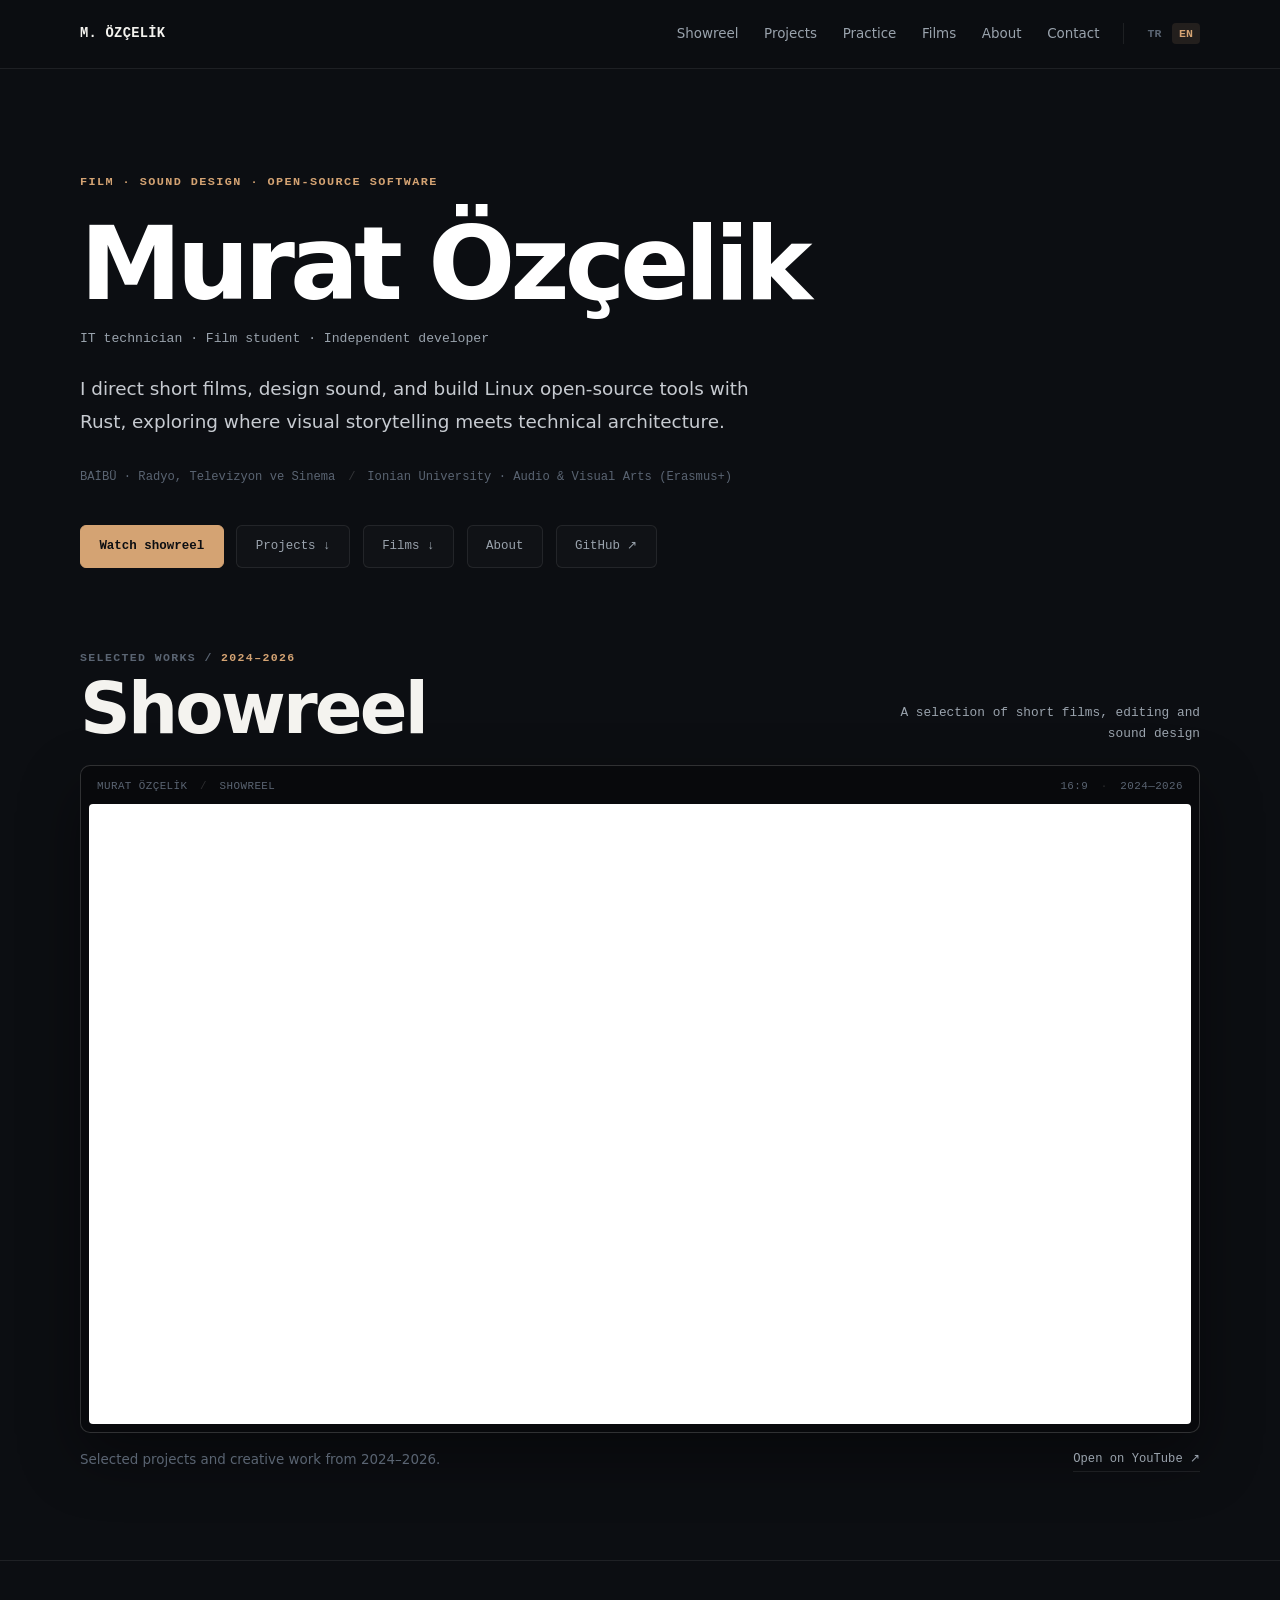
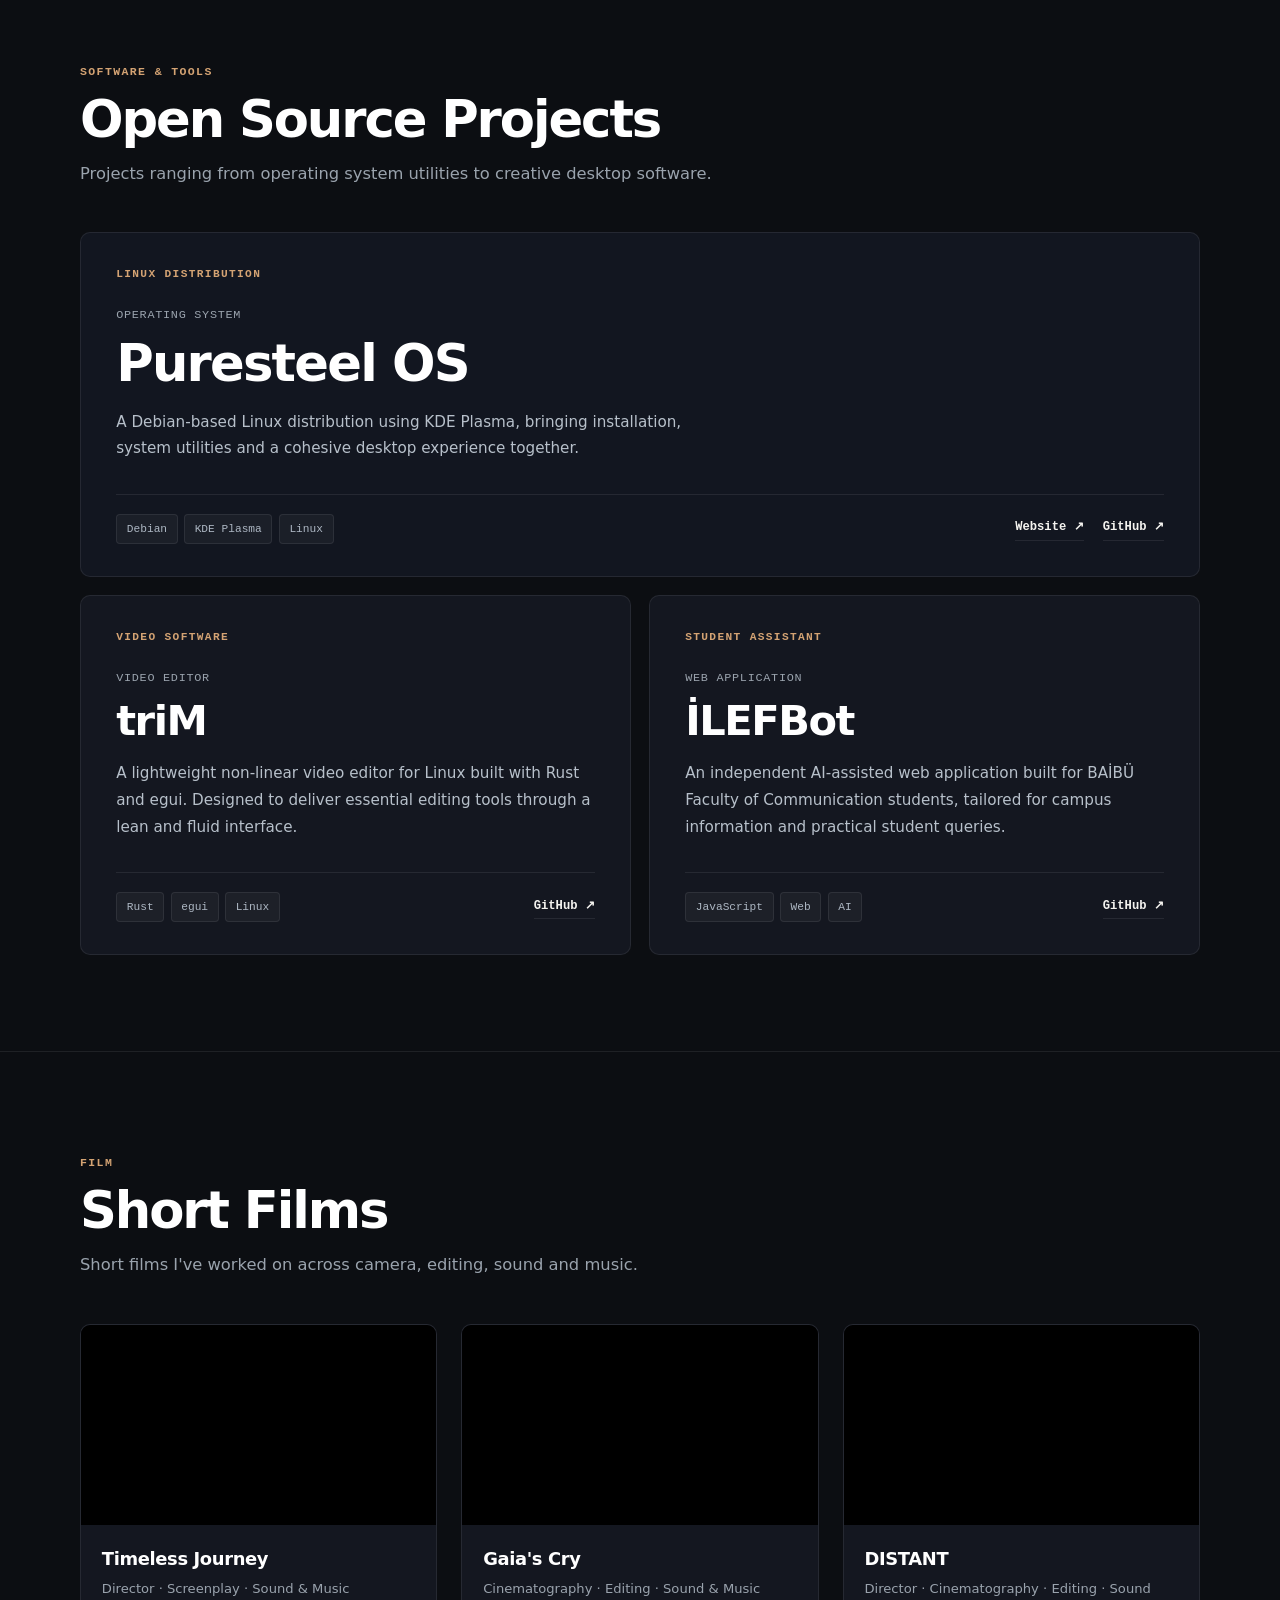
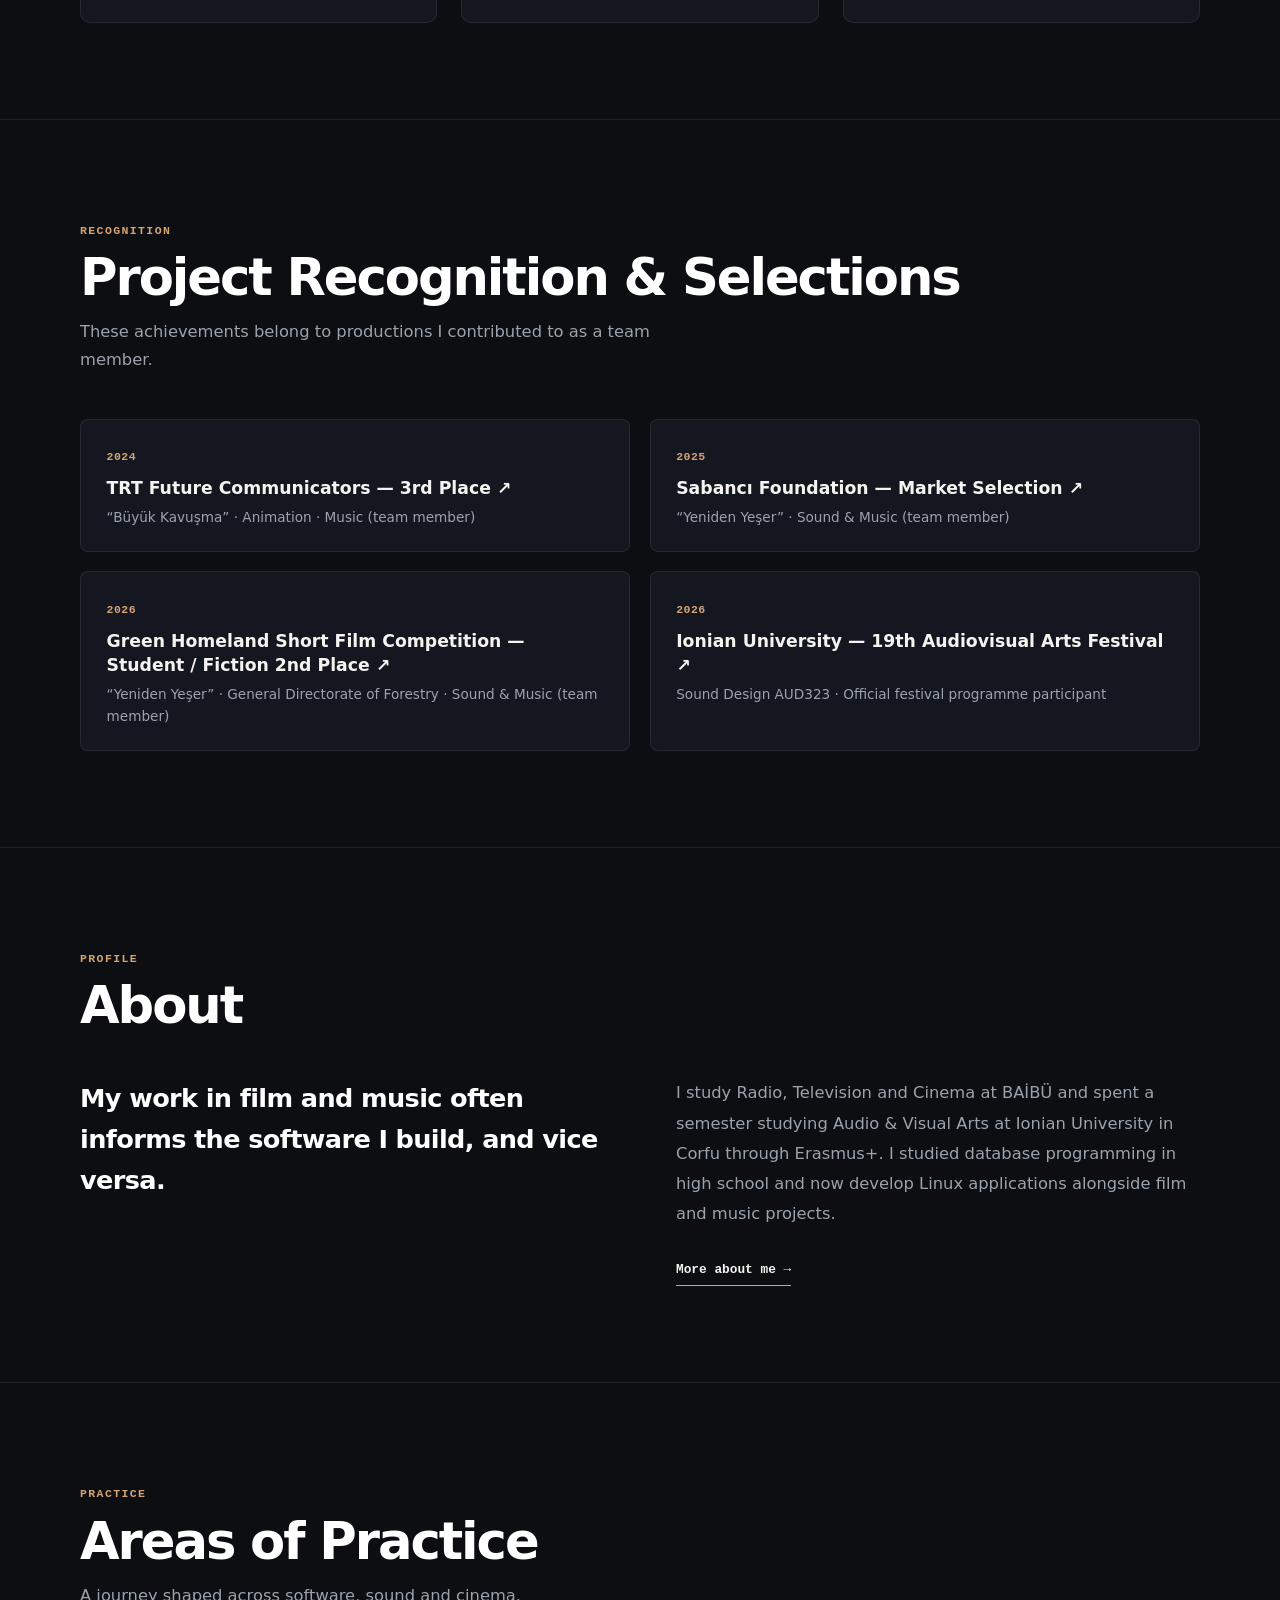
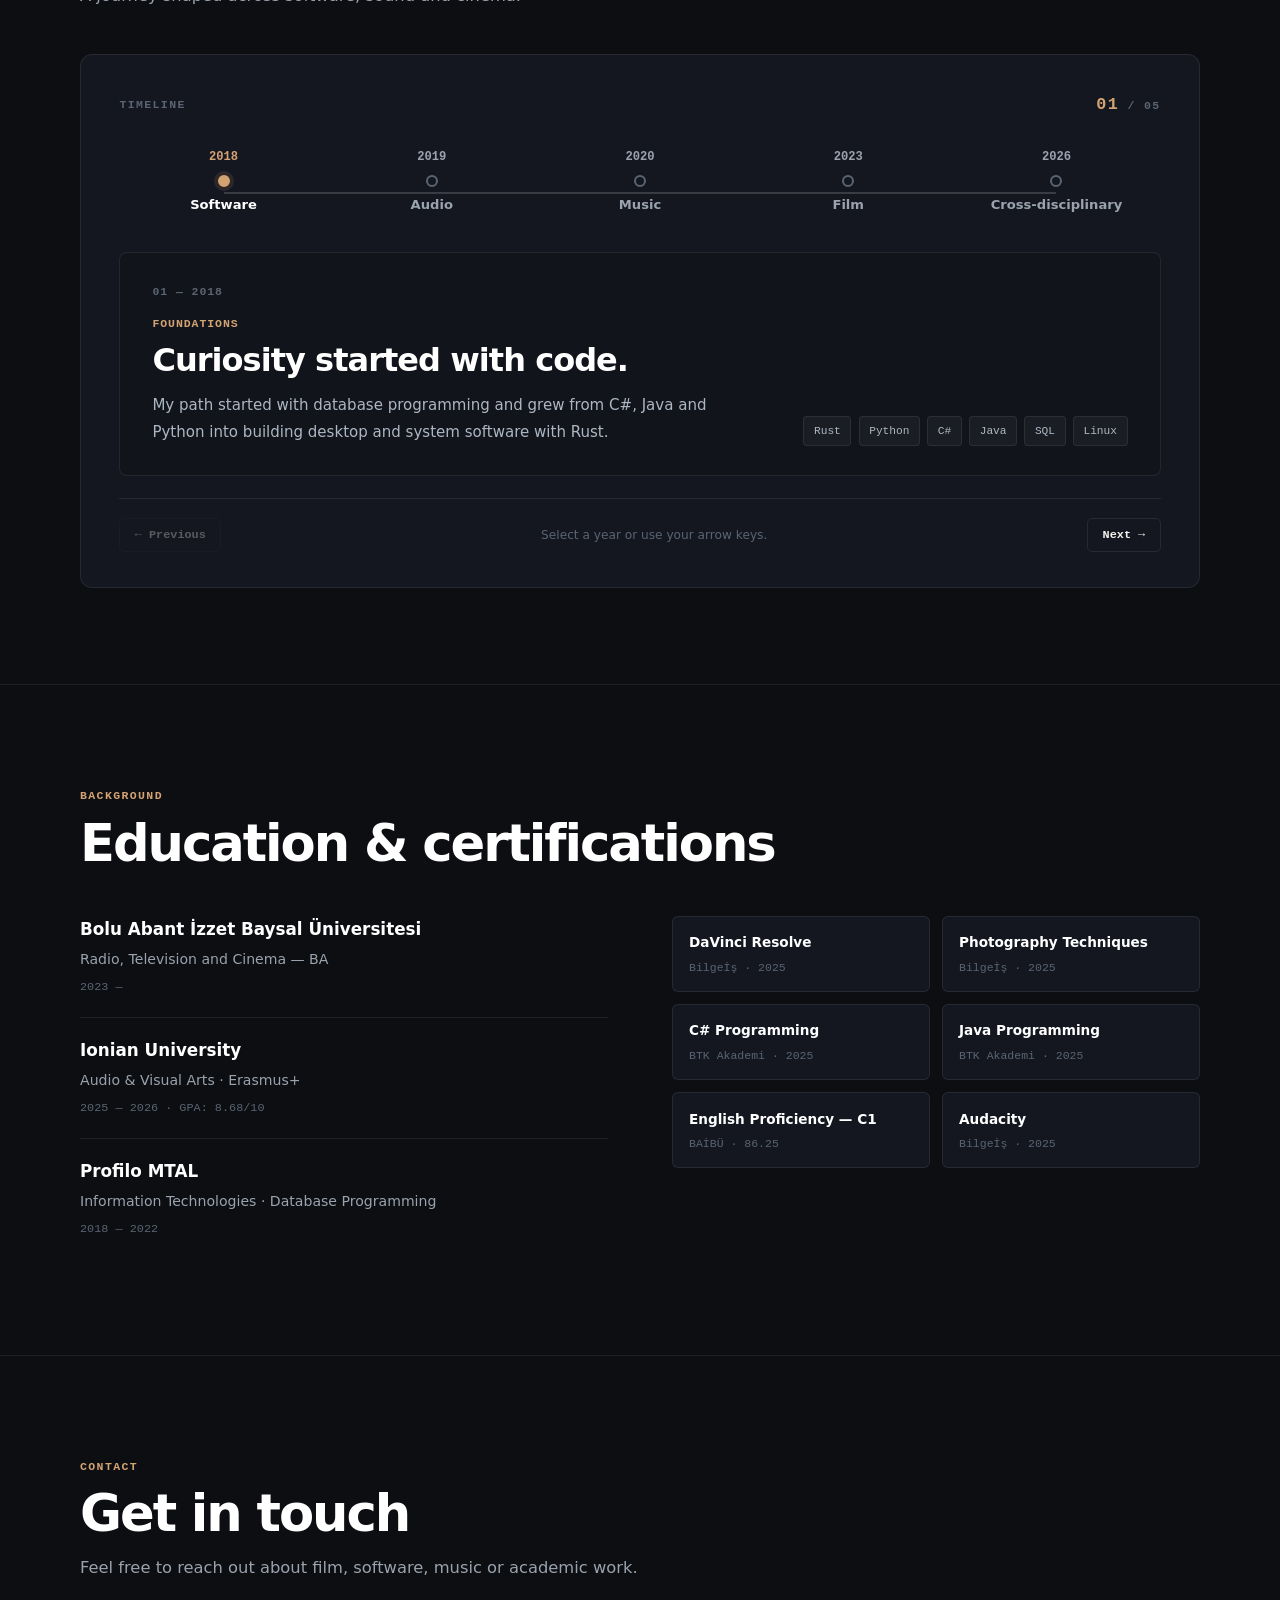
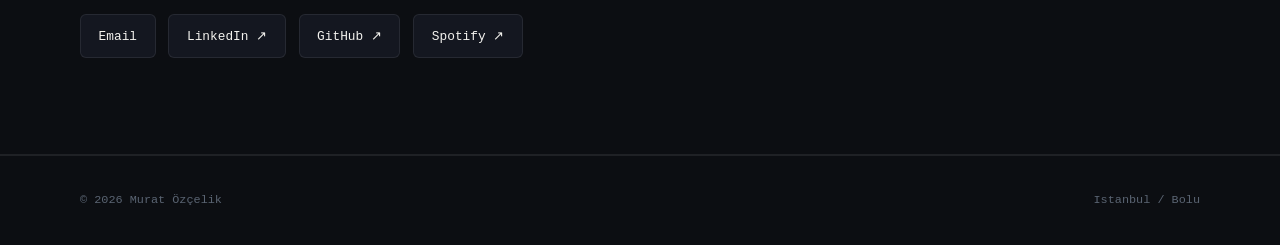
<file: index.html>
<!doctype html>
<html lang="tr">
<head>
<meta charset="utf-8">
<meta name="viewport" content="width=device-width,initial-scale=1">
<meta name="google-site-verification" content="JruRG9GLRUZkIh85JL8lNO2CkzBblAEr84ETjHAbg5w">
<meta name="description" content="Murat Özçelik: kısa filmler, müzik ve Puresteel OS, triM. ile İLEFBot dahil açık kaynak projeleri.">
<meta name="author" content="Murat Özçelik">
<meta name="theme-color" content="#15171a">
<link rel="canonical" href="https://muratozcelik.vercel.app/">
<meta property="og:title" content="Murat Özçelik | Portfolyo">
<meta property="og:description" content="Murat Özçelik'in film, müzik ve açık kaynak yazılım projeleri.">
<meta property="og:type" content="website">
<meta property="og:url" content="https://muratozcelik.vercel.app/">
<meta property="og:site_name" content="Murat Özçelik">
<meta property="og:image" content="https://avatars.githubusercontent.com/u/198776086?v=4">
<meta name="twitter:card" content="summary_large_image">
<meta name="twitter:title" content="Murat Özçelik | Portfolyo">
<meta name="twitter:description" content="Murat Özçelik'in film, müzik ve açık kaynak yazılım projeleri.">
<meta name="twitter:image" content="https://avatars.githubusercontent.com/u/198776086?v=4">
<title>Murat Özçelik | Portfolyo</title>
<link rel="icon" href="data:image/svg+xml,<svg xmlns='http://www.w3.org/2000/svg' viewBox='0 0 100 100'><text y='.9em' font-size='90' font-family='Arial' font-weight='bold'>M.</text></svg>">
<link rel="stylesheet" href="assets/style.css">
<script type="application/ld+json">{"@context":"https://schema.org","@type":"Person","name":"Murat Özçelik","alternateName":"M. Özçelik","url":"https://muratozcelik.vercel.app/","jobTitle":"Director, Developer, Music Producer","affiliation":{"@type":"CollegeOrUniversity","name":"Bolu Abant İzzet Baysal Üniversitesi"},"sameAs":["https://github.com/MOzcelik14","https://www.linkedin.com/in/murat-özçelik-398713292","https://open.spotify.com/intl-tr/artist/2BlTVMDj9GnFcdL9kGWNOf"]}</script>
</head>
<body>
<a class="skip" href="#content" data-tr="İçeriğe geç" data-en="Skip to content">İçeriğe geç</a>
<nav aria-label="Ana gezinme" data-tr-aria-label="Ana gezinme" data-en-aria-label="Primary navigation">
  <div class="wrap nav-inner">
    <a class="nav-mark" href="#top">M. ÖZÇELİK</a>
    <div class="nav-right">
      <button class="menu-btn" id="menuBtn" type="button" aria-expanded="false" aria-controls="navLinks">Menü</button>
      <div class="nav-links" id="navLinks">
        <a href="#showreel">Showreel</a>
        <a href="#projeler" data-tr="Projeler" data-en="Projects">Projeler</a>
        <a href="#yetenekler" data-tr="Alanlar" data-en="Practice">Alanlar</a>
        <a href="#filmler" data-tr="Filmler" data-en="Films">Filmler</a>
        <a href="#hakkinda" data-tr="Hakkında" data-en="About">Hakkında</a>
        <a href="#iletisim" data-tr="İletişim" data-en="Contact">İletişim</a>
      </div>
      <div class="lang-switch" aria-label="Dil seçimi" data-tr-aria-label="Dil seçimi" data-en-aria-label="Language selection">
        <button class="lang-btn" data-lang="tr" type="button" aria-pressed="true">TR</button>
        <button class="lang-btn" data-lang="en" type="button" aria-pressed="false">EN</button>
      </div>
    </div>
  </div>
</nav>

<header class="hero" id="top">
  <div class="wrap">
    <p class="hero-kicker" data-tr="Sinema · Ses Tasarımı · Açık Kaynak Yazılım" data-en="Film · Sound Design · Open-Source Software">Sinema · Ses Tasarımı · Açık Kaynak Yazılım</p>
    <h1>Murat Özçelik</h1>
    <p class="kicker" data-tr="Bilişim teknisyeni · RTS öğrencisi · Bağımsız geliştirici" data-en="IT technician · Film student · Independent developer">Bilişim teknisyeni · RTS öğrencisi · Bağımsız geliştirici</p>
    <p class="hero-copy" data-tr="Film yönetmenliği, ses tasarımı ve Linux odaklı açık kaynak yazılım projeleri üretiyorum. Görsel anlatı ile teknik mimarinin kesiştiği alanlara odaklanıyorum." data-en="I direct short films, design sound, and build Linux open-source tools with Rust, exploring where visual storytelling meets technical architecture.">Film yönetmenliği, ses tasarımı ve Linux odaklı açık kaynak yazılım projeleri üretiyorum. Görsel anlatı ile teknik mimarinin kesiştiği alanlara odaklanıyorum.</p>
    <div class="hero-meta"><span>BAİBÜ · Radyo, Televizyon ve Sinema</span><span data-tr="Ionian University · Görsel-İşitsel Sanatlar (Erasmus+)" data-en="Ionian University · Audio &amp; Visual Arts (Erasmus+)">Ionian University · Görsel-İşitsel Sanatlar (Erasmus+)</span></div>
    <div class="hero-actions"><a class="hero-showreel-link" href="#showreel" data-tr="Showreel’i izle" data-en="Watch showreel">Showreel’i izle</a><a href="#projeler" data-tr="Projeler ↓" data-en="Projects ↓">Projeler ↓</a><a href="#filmler" data-tr="Filmler ↓" data-en="Films ↓">Filmler ↓</a><a href="about.html" data-tr="Hakkımda" data-en="About">Hakkımda</a><a href="https://github.com/MOzcelik14" target="_blank" rel="noopener">GitHub ↗</a></div>

    <div class="showreel-feature" id="showreel" aria-labelledby="showreel-title">
      <div class="showreel-feature-head">
        <div>
          <p class="showreel-label"><span data-tr="SEÇİLİ ÇALIŞMALAR" data-en="SELECTED WORKS">SEÇİLİ ÇALIŞMALAR</span> <span aria-hidden="true">/</span> 2024–2026</p>
          <h2 class="showreel-title" id="showreel-title">Showreel</h2>
        </div>
        <p class="showreel-subtitle" data-tr="Kısa film, kurgu ve ses çalışmalarından bir seçki" data-en="A selection of short films, editing and sound design">Kısa film, kurgu ve ses çalışmalarından bir seçki</p>
      </div>
      <div class="showreel-frame">
        <div class="showreel-frame-top" aria-hidden="true"><span>MURAT ÖZÇELİK <span class="showreel-frame-divider">/</span> SHOWREEL</span><span>16:9 <span class="showreel-frame-divider">·</span> 2024—2026</span></div>
        <div class="showreel-player">
          <iframe src="https://www.youtube-nocookie.com/embed/x4S_wHrbVSY?rel=0&amp;playsinline=1" title="Murat Özçelik — Showreel (2024–2026)" loading="eager" referrerpolicy="strict-origin-when-cross-origin" allow="accelerometer; autoplay; clipboard-write; encrypted-media; gyroscope; picture-in-picture; web-share" allowfullscreen></iframe>
        </div>
      </div>
      <div class="showreel-feature-foot">
        <span data-tr="2024–2026 arasında ürettiğim işlerden kısa bir seçki." data-en="Selected projects and creative work from 2024–2026.">2024–2026 arasında ürettiğim işlerden kısa bir seçki.</span>
        <a href="https://www.youtube.com/watch?v=x4S_wHrbVSY" target="_blank" rel="noopener noreferrer" data-tr="YouTube’da aç ↗" data-en="Open on YouTube ↗">YouTube’da aç ↗</a>
      </div>
    </div>
  </div>
</header>

<main id="content">
<section id="projeler" class="projects-section"><div class="wrap">
  <div class="section-head"><div><div class="eyebrow" data-tr="Yazılım & Araçlar" data-en="Software & Tools">Yazılım & Araçlar</div><h2 class="section-title" data-tr="Açık Kaynak Projeler" data-en="Open Source Projects">Açık Kaynak Projeler</h2><p class="section-copy" data-tr="İşletim sistemi araçlarından yaratıcı masaüstü yazılımlarına kadar geliştirdiğim projeler." data-en="Projects ranging from operating system utilities to creative desktop software.">İşletim sistemi araçlarından yaratıcı masaüstü yazılımlarına kadar geliştirdiğim projeler.</p></div></div>
  <div class="project-grid">
    <article class="project-card project-featured">
      <div class="project-topline"><span data-tr="LINUX DAĞITIMI" data-en="LINUX DISTRIBUTION">LINUX DAĞITIMI</span></div>
      <div class="project-content"><p class="project-overline" data-tr="İşletim Sistemi" data-en="Operating System">İşletim Sistemi</p><h3>Puresteel OS</h3>
        <p data-tr="Debian temelli, KDE Plasma masaüstünü kullanan bağımsız Linux dağıtımı. Kurulum deneyiminden sistem araçlarına kadar bütünlüklü bir masaüstü projesi." data-en="A Debian-based Linux distribution using KDE Plasma, bringing installation, system utilities and a cohesive desktop experience together.">Debian temelli, KDE Plasma masaüstünü kullanan bağımsız Linux dağıtımı. Kurulum deneyiminden sistem araçlarına kadar bütünlüklü bir masaüstü projesi.</p>
      </div>
      <div class="project-bottom"><div class="project-tags"><span>Debian</span><span>KDE Plasma</span><span>Linux</span></div><div class="project-card-links"><a href="https://mozcelik14.github.io/Puresteel-OS/" target="_blank" rel="noopener noreferrer" data-tr="Web sitesi ↗" data-en="Website ↗">Web sitesi ↗</a><a href="https://github.com/MOzcelik14/Puresteel-OS" target="_blank" rel="noopener noreferrer">GitHub ↗</a></div></div>
    </article>
    <article class="project-card">
      <div class="project-topline"><span data-tr="VİDEO YAZILIMI" data-en="VIDEO SOFTWARE">VİDEO YAZILIMI</span></div>
      <div class="project-content"><p class="project-overline" data-tr="Kurgu Editörü" data-en="Video Editor">Kurgu Editörü</p><h3>triM</h3>
        <p data-tr="Linux için Rust ve egui ile geliştirdiğim hafif, doğrusal olmayan video editörü. Temel kurgu işlevlerini hızlı, hafif ve sade bir arayüzle sunar." data-en="A lightweight non-linear video editor for Linux built with Rust and egui. Designed to deliver essential editing tools through a lean and fluid interface.">Linux için Rust ve egui ile geliştirdiğim hafif, doğrusal olmayan video editörü. Temel kurgu işlevlerini hızlı, hafif ve sade bir arayüzle sunar.</p>
      </div>
      <div class="project-bottom"><div class="project-tags"><span>Rust</span><span>egui</span><span>Linux</span></div><div class="project-card-links"><a href="https://github.com/MOzcelik14/triM" target="_blank" rel="noopener noreferrer">GitHub ↗</a></div></div>
    </article>
    <article class="project-card">
      <div class="project-topline"><span data-tr="ÖĞRENCİ ASİSTANI" data-en="STUDENT ASSISTANT">ÖĞRENCİ ASİSTANI</span></div>
      <div class="project-content"><p class="project-overline" data-tr="Web Uygulaması" data-en="Web Application">Web Uygulaması</p><h3>İLEFBot</h3>
        <p data-tr="BAİBÜ İletişim Fakültesi öğrencileri için geliştirdiğim bağımsız yapay zekâ destekli asistan. Fakülte bilgileri, ders notları ve pratik kampüs erişimi için tasarlandı." data-en="An independent AI-assisted web application built for BAİBÜ Faculty of Communication students, tailored for campus information and practical student queries.">BAİBÜ İletişim Fakültesi öğrencileri için geliştirdiğim bağımsız yapay zekâ destekli asistan. Fakülte bilgileri, ders notları ve pratik kampüs erişimi için tasarlandı.</p>
      </div>
      <div class="project-bottom"><div class="project-tags"><span>JavaScript</span><span>Web</span><span data-tr="Yapay Zekâ" data-en="AI">Yapay Zekâ</span></div><div class="project-card-links"><a href="https://github.com/MOzcelik14/ILEFBot" target="_blank" rel="noopener noreferrer">GitHub ↗</a></div></div>
    </article>
  </div>
</div></section>

<section id="filmler"><div class="wrap">
  <div class="section-head"><div><div class="eyebrow" data-tr="Sinema" data-en="Film">Sinema</div><h2 class="section-title" data-tr="Kısa Filmler" data-en="Short Films">Kısa Filmler</h2><p class="section-copy" data-tr="Kamera, kurgu, ses ve müzik çalışmalarında yer aldığım kısa filmler." data-en="Short films I've worked on across camera, editing, sound and music.">Kamera, kurgu, ses ve müzik çalışmalarında yer aldığım kısa filmler.</p></div></div>
  <div class="films">
    <article class="film"><div class="film-media"><iframe loading="lazy" src="https://www.youtube-nocookie.com/embed/FaE6MVLz2mk?rel=0" title="Zamansız Yolculuk" allow="accelerometer; encrypted-media; gyroscope; picture-in-picture" allowfullscreen></iframe></div><div class="film-body"><h3 data-tr="Zamansız Yolculuk" data-en="Timeless Journey">Zamansız Yolculuk</h3><p data-tr="Yönetmenlik · Senaryo · Ses ve Müzik" data-en="Director · Screenplay · Sound & Music">Yönetmenlik · Senaryo · Ses ve Müzik</p></div></article>
    <article class="film"><div class="film-media"><iframe loading="lazy" src="https://www.youtube-nocookie.com/embed/VOI6pa3I4jM?rel=0" title="Gaia'nın Çığlığı" allow="accelerometer; encrypted-media; gyroscope; picture-in-picture" allowfullscreen></iframe></div><div class="film-body"><h3 data-tr="Gaia'nın Çığlığı" data-en="Gaia's Cry">Gaia'nın Çığlığı</h3><p data-tr="Görüntü Yönetmenliği · Kurgu · Ses ve Müzik" data-en="Cinematography · Editing · Sound & Music">Görüntü Yönetmenliği · Kurgu · Ses ve Müzik</p></div></article>
    <article class="film"><div class="film-media"><iframe loading="lazy" src="https://www.youtube-nocookie.com/embed/tJGxSjigk_o?rel=0" title="DISTANT" allow="accelerometer; encrypted-media; gyroscope; picture-in-picture" allowfullscreen></iframe></div><div class="film-body"><h3>DISTANT</h3><p data-tr="Yönetmenlik · Görüntü · Kurgu · Ses" data-en="Director · Cinematography · Editing · Sound">Yönetmenlik · Görüntü · Kurgu · Ses</p></div></article>
  </div>
</div></section>

<section id="oduller"><div class="wrap">
  <div class="section-head"><div><div class="eyebrow" data-tr="Başarılar" data-en="Recognition">Başarılar</div><h2 class="section-title" data-tr="Proje Başarıları & Katılımlar" data-en="Project Recognition & Selections">Proje Başarıları & Katılımlar</h2><p class="section-copy" data-tr="Bu başarılar ekip üyesi olarak katkıda bulunduğum yapımlara aittir." data-en="These achievements belong to productions I contributed to as a team member.">Bu başarılar ekip üyesi olarak katkıda bulunduğum yapımlara aittir.</p></div></div>
  <div class="credits"><article class="credit"><span class="year">2024</span><h3><a href="https://www.youtube.com/watch?v=8ODBioc6kPo" target="_blank" rel="noopener" data-tr="TRT Geleceğin İletişimcileri — Üçüncülük ↗" data-en="TRT Future Communicators — 3rd Place ↗">TRT Geleceğin İletişimcileri — Üçüncülük ↗</a></h3><p data-tr="“Büyük Kavuşma” · Animasyon · Müzik (ekip üyesi)" data-en="“Büyük Kavuşma” · Animation · Music (team member)">“Büyük Kavuşma” · Animasyon · Müzik (ekip üyesi)</p></article><article class="credit"><span class="year">2025</span><h3><a href="https://www.youtube.com/watch?v=_D5XBpl4Dr8" target="_blank" rel="noopener" data-tr="Sabancı Vakfı — Market Seçkisi ↗" data-en="Sabancı Foundation — Market Selection ↗">Sabancı Vakfı — Market Seçkisi ↗</a></h3><p data-tr="“Yeniden Yeşer” · Ses & Müzik (ekip üyesi)" data-en="“Yeniden Yeşer” · Sound & Music (team member)">“Yeniden Yeşer” · Ses & Müzik (ekip üyesi)</p></article><article class="credit"><span class="year">2026</span><h3><a href="https://www.youtube.com/watch?v=_D5XBpl4Dr8" target="_blank" rel="noopener" data-tr="Yeşil Vatan Kısa Film Yarışması — Öğrenci / Kurmaca İkincilik ↗" data-en="Green Homeland Short Film Competition — Student / Fiction 2nd Place ↗">Yeşil Vatan Kısa Film Yarışması — Öğrenci / Kurmaca İkincilik ↗</a></h3><p data-tr="“Yeniden Yeşer” · Orman Genel Müdürlüğü · Ses & Müzik (ekip üyesi)" data-en="“Yeniden Yeşer” · General Directorate of Forestry · Sound & Music (team member)">“Yeniden Yeşer” · Orman Genel Müdürlüğü · Ses & Müzik (ekip üyesi)</p></article><article class="credit"><span class="year">2026</span><h3><a href="https://avarts.ionio.gr/festival/2026/en/events/773" target="_blank" rel="noopener" data-tr="Ionian University — 19. Görsel-İşitsel Sanatlar Festivali ↗" data-en="Ionian University — 19th Audiovisual Arts Festival ↗">Ionian University — 19. Görsel-İşitsel Sanatlar Festivali ↗</a></h3><p data-tr="Ses Tasarımı AUD323 · Resmî festival programı katılımı" data-en="Sound Design AUD323 · Official festival programme participant">Ses Tasarımı AUD323 · Resmî festival programı katılımı</p></article></div>
</div></section>

<section id="hakkinda"><div class="wrap">
  <div class="section-head"><div><div class="eyebrow" data-tr="Profil" data-en="Profile">Profil</div><h2 class="section-title" data-tr="Hakkında" data-en="About">Hakkında</h2></div></div>
  <div class="about-grid"><p class="about-lead" data-tr="Film çekerken edindiğim ses deneyimini yazılım projelerime, yazılımla öğrendiklerimi de film ve müzik işlerime taşıyorum." data-en="My work in film and music often informs the software I build, and vice versa.">Film çekerken edindiğim ses deneyimini yazılım projelerime, yazılımla öğrendiklerimi de film ve müzik işlerime taşıyorum.</p><div class="about-body"><p data-tr="BAİBÜ Radyo, Televizyon ve Sinema öğrencisiyim. Erasmus+ ile Korfu'daki Ionian University'de bir dönem Görsel-İşitsel Sanatlar eğitimi aldım. Lisede veritabanı programcılığı okudum; bugün Linux uygulamaları geliştirirken kısa film ve müzik üretmeye devam ediyorum." data-en="I study Radio, Television and Cinema at BAİBÜ and spent a semester studying Audio &amp; Visual Arts at Ionian University in Corfu through Erasmus+. I studied database programming in high school and now develop Linux applications alongside film and music projects.">BAİBÜ Radyo, Televizyon ve Sinema öğrencisiyim. Erasmus+ ile Korfu'daki Ionian University'de bir dönem Görsel-İşitsel Sanatlar eğitimi aldım. Lisede veritabanı programcılığı okudum; bugün Linux uygulamaları geliştirirken kısa film ve müzik üretmeye devam ediyorum.</p><a class="btn" href="about.html" data-tr="Daha fazlası →" data-en="More about me →">Daha fazlası →</a></div></div>
</div></section>

<section id="yetenekler" class="practice-section"><div class="wrap">
  <div class="section-head"><div><div class="eyebrow" data-tr="Çalışma Alanları" data-en="Practice">Çalışma Alanları</div><h2 class="section-title" data-tr="Çalışma Alanları" data-en="Areas of Practice">Çalışma Alanları</h2><p class="section-copy" data-tr="Yazılım, ses ve sinemayla şekillenen üretim süreci." data-en="A journey shaped across software, sound and cinema.">Yazılım, ses ve sinemayla şekillenen üretim süreci.</p></div></div>
  <div class="practice-shell" data-practice>
    <div class="practice-topline"><span data-tr="ZAMAN ÇİZELGESİ" data-en="TIMELINE">ZAMAN ÇİZELGESİ</span><span class="practice-count"><strong id="practiceIndex">01</strong> / 05</span></div>
    <div class="practice-rail-scroll"><div class="practice-rail" role="tablist" aria-label="Çalışma alanları zaman çizelgesi">
      <button type="button" class="practice-tab is-active" id="practice-tab-0" role="tab" aria-selected="true" aria-controls="practice-panel-0" tabindex="0" data-index="0"><span class="practice-year">2018</span><span class="practice-dot" aria-hidden="true"></span><span class="practice-name" data-tr="Yazılım" data-en="Software">Yazılım</span></button>
      <button type="button" class="practice-tab" id="practice-tab-1" role="tab" aria-selected="false" aria-controls="practice-panel-1" tabindex="-1" data-index="1"><span class="practice-year">2019</span><span class="practice-dot" aria-hidden="true"></span><span class="practice-name" data-tr="Ses" data-en="Audio">Ses</span></button>
      <button type="button" class="practice-tab" id="practice-tab-2" role="tab" aria-selected="false" aria-controls="practice-panel-2" tabindex="-1" data-index="2"><span class="practice-year">2020</span><span class="practice-dot" aria-hidden="true"></span><span class="practice-name" data-tr="Müzik" data-en="Music">Müzik</span></button>
      <button type="button" class="practice-tab" id="practice-tab-3" role="tab" aria-selected="false" aria-controls="practice-panel-3" tabindex="-1" data-index="3"><span class="practice-year">2023</span><span class="practice-dot" aria-hidden="true"></span><span class="practice-name" data-tr="Sinema" data-en="Film">Sinema</span></button>
      <button type="button" class="practice-tab" id="practice-tab-4" role="tab" aria-selected="false" aria-controls="practice-panel-4" tabindex="-1" data-index="4"><span class="practice-year">2026</span><span class="practice-dot" aria-hidden="true"></span><span class="practice-name" data-tr="Birlikte üretim" data-en="Cross-disciplinary">Birlikte üretim</span></button>
    </div></div>
    <div class="practice-panels">
      <article class="practice-panel" id="practice-panel-0" role="tabpanel" aria-labelledby="practice-tab-0" tabindex="0"><div class="practice-panel-index">01 — 2018</div><div class="practice-panel-content"><div><p class="practice-label" data-tr="Temeller" data-en="Foundations">Temeller</p><h3 data-tr="Yazılımla başlayan merak." data-en="Curiosity started with code.">Yazılımla başlayan merak.</h3><p data-tr="Veritabanı programcılığıyla başlayan yazılım ilgim; C#, Java, Python ve ardından Rust ile sistem ve masaüstü araçları geliştirmeye evrildi." data-en="My path started with database programming and grew from C#, Java and Python into building desktop and system software with Rust.">Veritabanı programcılığıyla başlayan yazılım ilgim; C#, Java, Python ve ardından Rust ile sistem ve masaüstü araçları geliştirmeye evrildi.</p></div><div class="practice-competencies"><span>Rust</span><span>Python</span><span>C#</span><span>Java</span><span>SQL</span><span>Linux</span></div></div></article>
      <article class="practice-panel" id="practice-panel-1" role="tabpanel" aria-labelledby="practice-tab-1" tabindex="0" hidden><div class="practice-panel-index">02 — 2019</div><div class="practice-panel-content"><div><p class="practice-label" data-tr="İlk kayıtlar" data-en="Early recordings">İlk kayıtlar</p><h3 data-tr="Sesin ayrıntılarını keşfetmek." data-en="Learning to listen closely.">Sesin ayrıntılarını keşfetmek.</h3><p data-tr="Çok kanallı kayıtları inceleyerek başladığım ses merakı, zaman içinde kurgu, miks ve film sesine dönüştü." data-en="Exploring multitrack recordings sparked an interest that later grew into editing, mixing and sound for film.">Çok kanallı kayıtları inceleyerek başladığım ses merakı, zaman içinde kurgu, miks ve film sesine dönüştü.</p></div><div class="practice-competencies"><span data-tr="Ses kurgusu" data-en="Sound editing">Ses kurgusu</span><span data-tr="Miksaj" data-en="Mixing">Miksaj</span><span>Audacity</span></div></div></article>
      <article class="practice-panel" id="practice-panel-2" role="tabpanel" aria-labelledby="practice-tab-2" tabindex="0" hidden><div class="practice-panel-index">03 — 2020</div><div class="practice-panel-content"><div><p class="practice-label" data-tr="Müzik üretimi" data-en="Music production">Müzik üretimi</p><h3 data-tr="Ritmin arkasındaki hikâye." data-en="The story behind the rhythm.">Ritmin arkasındaki hikâye.</h3><p data-tr="Ritim üretimi, elektronik müzik ve film müzikleri üzerinde çalışıyorum. Beste ve prodüksiyon, görsel anlatıyla kurduğum ilişkinin önemli bir parçası." data-en="I make beats, electronic music and film scores. Composing and producing are central to how I approach visual storytelling.">Ritim üretimi, elektronik müzik ve film müzikleri üzerinde çalışıyorum. Beste ve prodüksiyon, görsel anlatıyla kurduğum ilişkinin önemli bir parçası.</p></div><div class="practice-competencies"><span>FL Studio</span><span>Ableton</span><span data-tr="Film müziği" data-en="Scoring">Film müziği</span></div></div></article>
      <article class="practice-panel" id="practice-panel-3" role="tabpanel" aria-labelledby="practice-tab-3" tabindex="0" hidden><div class="practice-panel-index">04 — 2023</div><div class="practice-panel-content"><div><p class="practice-label" data-tr="Görsel anlatı" data-en="Visual storytelling">Görsel anlatı</p><h3 data-tr="Hikâyeyi kadrajda aramak." data-en="Finding stories in the frame.">Hikâyeyi kadrajda aramak.</h3><p data-tr="Radyo, Televizyon ve Sinema eğitimimle yönetmenlik, senaryo, görüntü ve kurgu alanlarında üretmeye başladım; kısa film çalışmalarım devam ediyor." data-en="Studying Radio, Television and Cinema brought directing, screenwriting, cinematography and editing into my creative work.">Radyo, Televizyon ve Sinema eğitimimle yönetmenlik, senaryo, görüntü ve kurgu alanlarında üretmeye başladım; kısa film çalışmalarım devam ediyor.</p></div><div class="practice-competencies"><span data-tr="Yönetmenlik" data-en="Directing">Yönetmenlik</span><span data-tr="Senaryo" data-en="Screenwriting">Senaryo</span><span>DaVinci Resolve</span><span>Kdenlive</span></div></div></article>
      <article class="practice-panel" id="practice-panel-4" role="tabpanel" aria-labelledby="practice-tab-4" tabindex="0" hidden><div class="practice-panel-index">05 — 2026</div><div class="practice-panel-content"><div><p class="practice-label" data-tr="Bugün" data-en="Today">Bugün</p><h3 data-tr="Alanların kesiştiği üretim." data-en="Where disciplines meet.">Alanların kesiştiği üretim.</h3><p data-tr="Kısa film, müzik ve sistem yazılımlarını bir arada yürütüyorum. Puresteel OS, Rust ile geliştirdiğim triM video editörü ve İLEFBot gibi projeler geliştirirken sinema üretimimi sürdürüyorum." data-en="Film, music and systems programming inform one another in my practice. I develop projects like Puresteel OS, the Rust-based triM video editor and İLEFBot while continuing to make films.">Kısa film, müzik ve sistem yazılımlarını bir arada yürütüyorum. Puresteel OS, Rust ile geliştirdiğim triM video editörü ve İLEFBot gibi projeler geliştirirken sinema üretimimi sürdürüyorum.</p></div><div class="practice-competencies"><span>Rust</span><span data-tr="Film yapımı" data-en="Filmmaking">Film yapımı</span><span data-tr="Açık kaynak" data-en="Open source">Açık kaynak</span><span data-tr="Ses tasarımı" data-en="Sound design">Ses tasarımı</span><span>Linux</span></div></div></article>
    </div>
    <div class="practice-bottom"><button type="button" class="practice-arrow" id="practicePrev" disabled aria-label="Önceki dönem">← <span data-tr="Önceki" data-en="Previous">Önceki</span></button><p data-tr="Yıllara tıkla veya ok tuşlarıyla ilerle." data-en="Select a year or use your arrow keys.">Yıllara tıkla veya ok tuşlarıyla ilerle.</p><button type="button" class="practice-arrow" id="practiceNext" aria-label="Sonraki dönem"><span data-tr="Sonraki" data-en="Next">Sonraki</span> →</button></div>
  </div>
</div></section>

<section id="egitim"><div class="wrap">
  <div class="section-head"><div><div class="eyebrow" data-tr="Eğitim" data-en="Background">Eğitim</div><h2 class="section-title" data-tr="Eğitim & sertifikalar" data-en="Education & certifications">Eğitim & sertifikalar</h2></div></div>
  <div class="two-col"><div><article class="timeline-item"><h3>Bolu Abant İzzet Baysal Üniversitesi</h3><p data-tr="Radyo, Televizyon ve Sinema — Lisans" data-en="Radio, Television and Cinema — BA">Radyo, Televizyon ve Sinema — Lisans</p><div class="when">2023 —</div></article><article class="timeline-item"><h3>Ionian University</h3><p data-tr="Görsel-İşitsel Sanatlar · Erasmus+" data-en="Audio &amp; Visual Arts · Erasmus+">Görsel-İşitsel Sanatlar · Erasmus+</p><div class="when" data-tr="2025 — 2026 · Not ortalaması: 8,68/10" data-en="2025 — 2026 · GPA: 8.68/10">2025 — 2026 · Not ortalaması: 8,68/10</div></article><article class="timeline-item"><h3>Profilo MTAL</h3><p data-tr="Bilişim Teknolojileri · Veritabanı Programcılığı" data-en="Information Technologies · Database Programming">Bilişim Teknolojileri · Veritabanı Programcılığı</p><div class="when">2018 — 2022</div></article></div><div class="certs"><div class="cert"><strong>DaVinci Resolve</strong><span>Bilgeİş · 2025</span></div><div class="cert"><strong data-tr="Fotoğrafçılık Teknikleri" data-en="Photography Techniques">Fotoğrafçılık Teknikleri</strong><span>Bilgeİş · 2025</span></div><div class="cert"><strong data-tr="C# Programlama" data-en="C# Programming">C# Programlama</strong><span>BTK Akademi · 2025</span></div><div class="cert"><strong data-tr="Java Programlama" data-en="Java Programming">Java Programlama</strong><span>BTK Akademi · 2025</span></div><div class="cert"><strong data-tr="İngilizce Yeterlilik — C1" data-en="English Proficiency — C1">İngilizce Yeterlilik — C1</strong><span>BAİBÜ · 86.25</span></div><div class="cert"><strong>Audacity</strong><span>Bilgeİş · 2025</span></div></div></div>
</div></section>


<section class="contact" id="iletisim"><div class="wrap"><div class="eyebrow" data-tr="İletişim" data-en="Contact">İletişim</div><h2 class="section-title" data-tr="İletişime geç" data-en="Get in touch">İletişime geç</h2><p class="section-copy" data-tr="Film, yazılım, müzik ya da akademik çalışmalar için ulaşabilirsiniz." data-en="Feel free to reach out about film, software, music or academic work.">Film, yazılım, müzik ya da akademik çalışmalar için ulaşabilirsiniz.</p><div class="contact-links"><a href="mailto:muratozclik@protonmail.com" data-tr="E-posta" data-en="Email">E-posta</a><a href="https://www.linkedin.com/in/murat-özçelik-398713292" target="_blank" rel="noopener">LinkedIn ↗</a><a href="https://github.com/MOzcelik14" target="_blank" rel="noopener">GitHub ↗</a><a href="https://open.spotify.com/intl-tr/artist/2BlTVMDj9GnFcdL9kGWNOf" target="_blank" rel="noopener">Spotify ↗</a></div></div></section>
</main>
<footer><div class="wrap foot"><span>© 2026 Murat Özçelik</span><span data-tr="İstanbul / Bolu" data-en="Istanbul / Bolu">İstanbul / Bolu</span></div></footer>
<script src="assets/main.js?v=20261014-timeline-fix" defer></script>
</body>
</html>
</file>
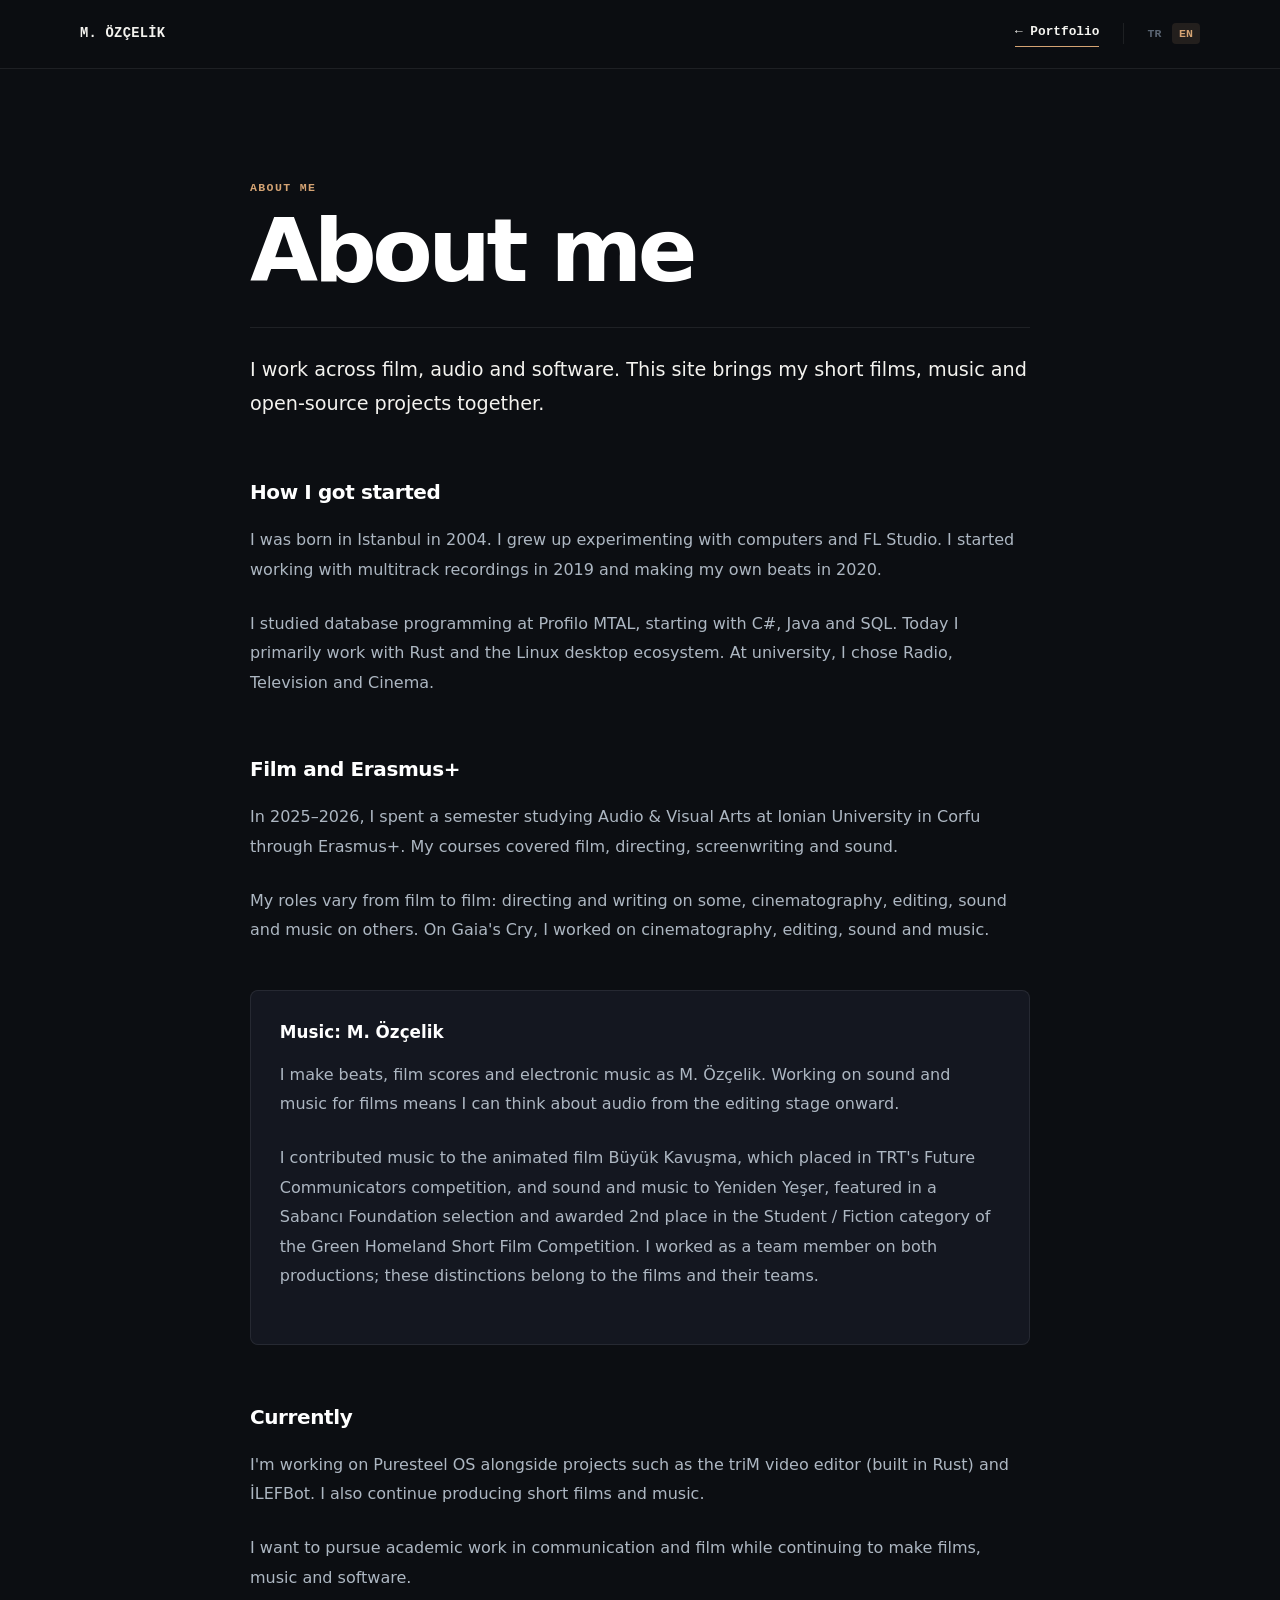
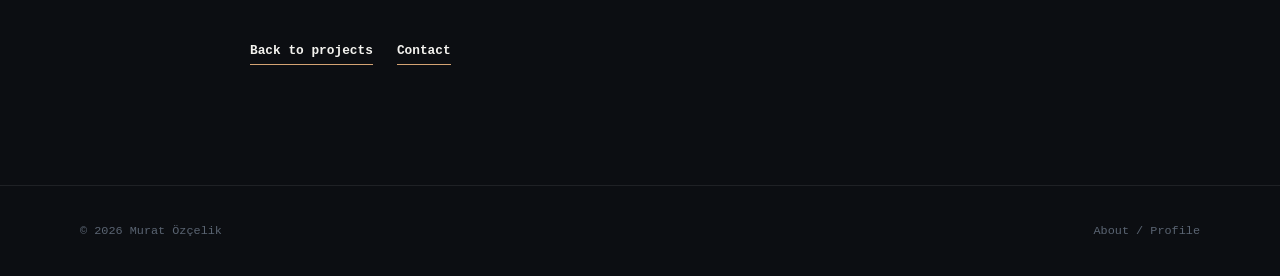
<file: about.html>
<!doctype html>
<html lang="tr">
<head>
<meta charset="utf-8">
<meta name="viewport" content="width=device-width,initial-scale=1">
<meta name="description" content="Murat Özçelik hakkında: eğitim, kısa filmler, müzik ve geliştirdiği açık kaynak yazılımlar.">
<meta name="author" content="Murat Özçelik">
<meta name="theme-color" content="#15171a">
<link rel="canonical" href="https://muratozcelik.vercel.app/about.html">
<meta property="og:title" content="Murat Özçelik | Hakkımda">
<meta property="og:description" content="Murat Özçelik'in eğitim geçmişi, filmleri, müziği ve açık kaynak projeleri.">
<meta property="og:type" content="profile">
<meta property="og:url" content="https://muratozcelik.vercel.app/about.html">
<meta property="og:image" content="https://avatars.githubusercontent.com/u/198776086?v=4">
<meta name="twitter:card" content="summary_large_image">
<title>Murat Özçelik | Hakkımda</title>
<link rel="icon" href="data:image/svg+xml,<svg xmlns='http://www.w3.org/2000/svg' viewBox='0 0 100 100'><text y='.9em' font-size='90' font-family='Arial' font-weight='bold'>M.</text></svg>">
<link rel="stylesheet" href="assets/style.css">
</head>
<body>
<a class="skip" href="#content" data-tr="İçeriğe geç" data-en="Skip to content">İçeriğe geç</a>
<nav aria-label="Ana gezinme" data-tr-aria-label="Ana gezinme" data-en-aria-label="Primary navigation"><div class="wrap nav-inner"><a class="nav-mark" href="index.html">M. ÖZÇELİK</a><div class="nav-right"><a class="btn" href="index.html" data-tr="← Portfolyo" data-en="← Portfolio">← Portfolyo</a><div class="lang-switch" aria-label="Dil seçimi" data-tr-aria-label="Dil seçimi" data-en-aria-label="Language selection"><button class="lang-btn" data-lang="tr" type="button" aria-pressed="true">TR</button><button class="lang-btn" data-lang="en" type="button" aria-pressed="false">EN</button></div></div></div></nav>
<main id="content" class="about-top"><article class="wrap story">
  <div class="eyebrow" data-tr="Hakkımda" data-en="About me">Hakkımda</div>
  <h1 data-tr="Hakkımda" data-en="About me">Hakkımda</h1>
  <p class="intro" data-tr="Sinema, ses ve yazılımla uğraşıyorum. Kısa filmlerim, müziklerim ve açık kaynak projelerim burada bir arada." data-en="I work across film, audio and software. This site brings my short films, music and open-source projects together.">Sinema, ses ve yazılımla uğraşıyorum. Kısa filmlerim, müziklerim ve açık kaynak projelerim burada bir arada.</p>

  <h2 data-tr="Nasıl başladım" data-en="How I got started">Nasıl başladım</h2>
  <p data-tr="2004'te İstanbul'da doğdum. Çocukken bilgisayar kurcalamayı ve FL Studio'da müzik denemeleri yapmayı seviyordum. 2019'da çok kanallı kayıtlarla uğraşmaya, 2020'de kendi ritimlerimi üretmeye başladım." data-en="I was born in Istanbul in 2004. I grew up experimenting with computers and FL Studio. I started working with multitrack recordings in 2019 and making my own beats in 2020.">2004'te İstanbul'da doğdum. Çocukken bilgisayar kurcalamayı ve FL Studio'da müzik denemeleri yapmayı seviyordum. 2019'da çok kanallı kayıtlarla uğraşmaya, 2020'de kendi ritimlerimi üretmeye başladım.</p>
  <p data-tr="Profilo MTAL'de veritabanı programcılığı okudum. C#, Java ve SQL ile başladığım yazılım çalışmalarını bugün ağırlıklı olarak Rust ve Linux masaüstü ekosisteminde sürdürüyorum. Üniversitede ise Radyo, Televizyon ve Sinema okumayı seçtim." data-en="I studied database programming at Profilo MTAL, starting with C#, Java and SQL. Today I primarily work with Rust and the Linux desktop ecosystem. At university, I chose Radio, Television and Cinema.">Profilo MTAL'de veritabanı programcılığı okudum. C#, Java ve SQL ile başladığım yazılım çalışmalarını bugün ağırlıklı olarak Rust ve Linux masaüstü ekosisteminde sürdürüyorum. Üniversitede ise Radyo, Televizyon ve Sinema okumayı seçtim.</p>

  <h2 data-tr="Sinema ve Erasmus+" data-en="Film and Erasmus+">Sinema ve Erasmus+</h2>
  <p data-tr="2025–2026'da Erasmus+ ile Korfu'daki Ionian University'de Görsel-İşitsel Sanatlar bölümünde bir dönem geçirdim. Sinema, yönetmenlik, senaryo ve ses üzerine dersler aldım." data-en="In 2025–2026, I spent a semester studying Audio &amp; Visual Arts at Ionian University in Corfu through Erasmus+. My courses covered film, directing, screenwriting and sound.">2025–2026'da Erasmus+ ile Korfu'daki Ionian University'de Görsel-İşitsel Sanatlar bölümünde bir dönem geçirdim. Sinema, yönetmenlik, senaryo ve ses üzerine dersler aldım.</p>
  <p data-tr="Kısa filmlerde bazen yönetmenlik ve senaryo, bazen görüntü, kurgu, ses ve müzik üstleniyorum. Gaia'nın Çığlığı'nda görüntü yönetmenliği, kurgu, ses ve müzik çalışmalarını yaptım." data-en="My roles vary from film to film: directing and writing on some, cinematography, editing, sound and music on others. On Gaia's Cry, I worked on cinematography, editing, sound and music.">Kısa filmlerde bazen yönetmenlik ve senaryo, bazen görüntü, kurgu, ses ve müzik üstleniyorum. Gaia'nın Çığlığı'nda görüntü yönetmenliği, kurgu, ses ve müzik çalışmalarını yaptım.</p>

  <div class="story-card"><strong data-tr="Müzik tarafı: M. Özçelik" data-en="Music: M. Özçelik">Müzik tarafı: M. Özçelik</strong><p data-tr="M. Özçelik adıyla ritim odaklı parçalar, film müzikleri ve elektronik müzik üretiyorum. Film projelerinde ses ve müziği de üstlenmem, kurgu aşamasından itibaren ses üzerine düşünmemi sağlıyor." data-en="I make beats, film scores and electronic music as M. Özçelik. Working on sound and music for films means I can think about audio from the editing stage onward.">M. Özçelik adıyla ritim odaklı parçalar, film müzikleri ve elektronik müzik üretiyorum. Film projelerinde ses ve müziği de üstlenmem, kurgu aşamasından itibaren ses üzerine düşünmemi sağlıyor.</p><p data-tr="TRT Geleceğin İletişimcileri Yarışması'nda derece alan Büyük Kavuşma animasyonunun müzik çalışmalarını, Sabancı Vakfı seçkisinde yer alan ve Yeşil Vatan Kısa Film Yarışması'nda Öğrenci / Kurmaca İkincilik Ödülü alan Yeniden Yeşer kısa filminin ise ses ve müzik çalışmalarını üstlendim. İki yapımda da ekip üyesi olarak görev aldım; dereceler yapımların ekip başarısıdır." data-en="I contributed music to the animated film Büyük Kavuşma, which placed in TRT's Future Communicators competition, and sound and music to Yeniden Yeşer, featured in a Sabancı Foundation selection and awarded 2nd place in the Student / Fiction category of the Green Homeland Short Film Competition. I worked as a team member on both productions; these distinctions belong to the films and their teams.">TRT Geleceğin İletişimcileri Yarışması'nda derece alan Büyük Kavuşma animasyonunun müzik çalışmalarını, Sabancı Vakfı seçkisinde yer alan ve Yeşil Vatan Kısa Film Yarışması'nda Öğrenci / Kurmaca İkincilik Ödülü alan Yeniden Yeşer kısa filminin ise ses ve müzik çalışmalarını üstlendim. İki yapımda da ekip üyesi olarak görev aldım; dereceler yapımların ekip başarısıdır.</p></div>

  <h2 data-tr="Şu anda" data-en="Currently">Şu anda</h2>
  <p data-tr="Puresteel OS üzerinde çalışıyor; Rust ile geliştirdiğim triM video editörü ve İLEFBot gibi projeler üretiyorum. Bir yandan kısa film ve müzik üretimimi sürdürüyorum." data-en="I'm working on Puresteel OS alongside projects such as the triM video editor (built in Rust) and İLEFBot. I also continue producing short films and music.">Puresteel OS üzerinde çalışıyor; Rust ile geliştirdiğim triM video editörü ve İLEFBot gibi projeler üretiyorum. Bir yandan kısa film ve müzik üretimimi sürdürüyorum.</p>
  <p data-tr="İleride iletişim ve sinema alanında akademik çalışmalar yapmak; film, ses ve yazılım üretmeye de devam etmek istiyorum." data-en="I want to pursue academic work in communication and film while continuing to make films, music and software.">İleride iletişim ve sinema alanında akademik çalışmalar yapmak; film, ses ve yazılım üretmeye de devam etmek istiyorum.</p>

  <div class="actions"><a class="btn primary" href="index.html#projeler" data-tr="Projelerime dön" data-en="Back to projects">Projelerime dön</a><a class="btn" href="mailto:muratozclik@protonmail.com" data-tr="İletişim" data-en="Contact">İletişim</a></div>
</article></main>
<footer><div class="wrap foot"><span>© 2026 Murat Özçelik</span><span data-tr="Hakkımda / Profil" data-en="About / Profile">Hakkımda / Profil</span></div></footer>
<script src="assets/main.js?v=20261014-timeline-fix" defer></script>
</body>
</html>
</file>
<file: assets/style.css>
:root {
  color-scheme: dark;
  --bg: #0c0e12;
  --bg-subtle: #11141b;
  --surface: #141720;
  --surface-hover: #191e28;
  --text: #f4f3ef;
  --text-bright: #ffffff;
  --muted: #9aa3ad;
  --faint: #5a6472;
  --line: rgba(255, 255, 255, 0.08);
  --line-strong: rgba(255, 255, 255, 0.16);
  --accent: #d4a373;
  --accent-hover: #e8b988;
  --accent-subtle: rgba(212, 163, 115, 0.12);
  --max: 1120px;
  --sans: "Inter", -apple-system, BlinkMacSystemFont, "Segoe UI", Roboto, system-ui, sans-serif;
  --mono: "JetBrains Mono", ui-monospace, SFMono-Regular, Menlo, Monaco, Consolas, monospace;
}

* {
  box-sizing: border-box;
}

html {
  scroll-behavior: smooth;
  scroll-padding-top: 84px;
}

body {
  margin: 0;
  background-color: var(--bg);
  color: var(--text);
  font-family: var(--sans);
  line-height: 1.65;
  -webkit-font-smoothing: antialiased;
  -moz-osx-font-smoothing: grayscale;
}

::selection {
  background: var(--accent);
  color: #0c0e12;
}

:focus-visible {
  outline: 2px solid var(--accent);
  outline-offset: 3px;
}

a {
  color: inherit;
}

.wrap {
  width: min(var(--max), calc(100% - 48px));
  margin: 0 auto;
}

.skip {
  position: absolute;
  left: -999px;
  top: 12px;
  background: var(--text);
  color: var(--bg);
  padding: 0.6rem 1rem;
  z-index: 100;
  font-family: var(--mono);
  font-size: 0.8rem;
  text-decoration: none;
}

.skip:focus {
  left: 16px;
}

/* ==========================================================================
   Navigation
   ========================================================================== */

nav {
  position: sticky;
  top: 0;
  z-index: 50;
  background: rgba(12, 14, 18, 0.9);
  border-bottom: 1px solid var(--line);
  -webkit-backdrop-filter: blur(14px);
  backdrop-filter: blur(14px);
}

.nav-inner {
  min-height: 68px;
  display: flex;
  align-items: center;
  justify-content: space-between;
  gap: 1.5rem;
}

.nav-mark {
  font-family: var(--mono);
  font-size: 0.86rem;
  font-weight: 700;
  letter-spacing: 0.02em;
  text-decoration: none;
  white-space: nowrap;
}

.nav-right {
  display: flex;
  align-items: center;
  gap: 1.5rem;
}

.nav-links {
  display: flex;
  gap: 1.6rem;
  font-size: 0.84rem;
  color: var(--muted);
}

.nav-links a {
  text-decoration: none;
  padding: 0.4rem 0;
  position: relative;
  transition: color 0.2s ease;
}

.nav-links a:hover,
.nav-links a:focus-visible {
  color: var(--text);
}

.nav-links a::after {
  content: "";
  position: absolute;
  bottom: 0;
  left: 0;
  right: 100%;
  height: 1px;
  background: var(--accent);
  transition: right 0.25s ease;
}

.nav-links a:hover::after,
.nav-links a:focus-visible::after {
  right: 0;
}

.lang-switch {
  display: flex;
  gap: 0.2rem;
  border-left: 1px solid var(--line);
  padding-left: 1rem;
}

.lang-btn {
  font-family: var(--mono);
  font-size: 0.72rem;
  font-weight: 600;
  color: var(--faint);
  background: transparent;
  border: 0;
  cursor: pointer;
  padding: 0.25rem 0.45rem;
  border-radius: 4px;
  transition: color 0.2s ease, background 0.2s ease;
}

.lang-btn:hover {
  color: var(--text);
}

.lang-btn.active {
  color: var(--accent);
  background: var(--accent-subtle);
}

.menu-btn {
  display: none;
  font-family: var(--mono);
  font-size: 0.76rem;
  font-weight: 600;
  color: var(--muted);
  background: transparent;
  border: 1px solid var(--line);
  border-radius: 4px;
  padding: 0.4rem 0.7rem;
  cursor: pointer;
}

/* ==========================================================================
   Hero Section
   ========================================================================== */

.hero {
  padding: 6.5rem 0 5.5rem;
  border-bottom: 1px solid var(--line);
}

.hero-kicker {
  font-family: var(--mono);
  font-size: 0.74rem;
  font-weight: 600;
  color: var(--accent);
  letter-spacing: 0.12em;
  text-transform: uppercase;
  margin: 0 0 1.25rem;
}

.hero h1 {
  margin: 0 0 0.8rem;
  font-size: clamp(3.2rem, 8vw, 6.4rem);
  font-weight: 750;
  letter-spacing: -0.05em;
  line-height: 1;
  color: var(--text-bright);
}

.hero .kicker {
  font-family: var(--mono);
  font-size: 0.82rem;
  color: var(--muted);
  margin: 0 0 1.5rem;
}

.hero-copy {
  max-width: 680px;
  margin: 0 0 1.8rem;
  font-size: 1.15rem;
  line-height: 1.75;
  color: #c7cbd1;
}

.hero-meta {
  display: flex;
  flex-wrap: wrap;
  gap: 0.6rem 2rem;
  font-family: var(--mono);
  font-size: 0.76rem;
  color: var(--faint);
  margin-bottom: 2.4rem;
}

.hero-meta span {
  position: relative;
}

.hero-meta span + span::before {
  content: "/";
  position: absolute;
  left: -1.2rem;
  color: var(--line-strong);
}

.hero-actions {
  display: flex;
  flex-wrap: wrap;
  gap: 0.8rem;
}

.hero-actions a {
  display: inline-flex;
  align-items: center;
  justify-content: center;
  font-family: var(--mono);
  font-size: 0.78rem;
  font-weight: 500;
  color: var(--muted);
  text-decoration: none;
  border: 1px solid var(--line);
  background: rgba(255, 255, 255, 0.02);
  border-radius: 6px;
  padding: 0.65rem 1.15rem;
  transition: all 0.2s ease;
}

.hero-actions a:hover,
.hero-actions a:focus-visible {
  color: var(--text);
  border-color: var(--line-strong);
  background: rgba(255, 255, 255, 0.05);
}

.hero-actions .hero-showreel-link {
  color: #0c0e12;
  background: var(--accent);
  border-color: var(--accent);
  font-weight: 600;
}

.hero-actions .hero-showreel-link:hover,
.hero-actions .hero-showreel-link:focus-visible {
  background: var(--accent-hover);
  border-color: var(--accent-hover);
  color: #0c0e12;
}

/* ==========================================================================
   Showreel Feature
   ========================================================================== */

.showreel-feature {
  margin-top: 5rem;
  scroll-margin-top: 90px;
}

.showreel-feature-head {
  display: flex;
  align-items: flex-end;
  justify-content: space-between;
  gap: 1.5rem;
  margin-bottom: 1.3rem;
}

.showreel-label {
  font-family: var(--mono);
  font-size: 0.72rem;
  font-weight: 600;
  letter-spacing: 0.12em;
  color: var(--accent);
  margin: 0 0 0.4rem;
}

.showreel-label span {
  color: var(--faint);
}

.showreel-title {
  margin: 0;
  font-size: clamp(2.4rem, 6vw, 4.4rem);
  font-weight: 750;
  letter-spacing: -0.04em;
  line-height: 1;
}

.showreel-subtitle {
  margin: 0;
  font-family: var(--mono);
  font-size: 0.8rem;
  color: var(--muted);
  text-align: right;
  max-width: 320px;
}

.showreel-frame {
  background: #08090c;
  border: 1px solid var(--line-strong);
  border-radius: 10px;
  padding: 8px;
  box-shadow: 0 24px 60px rgba(0, 0, 0, 0.4);
}

.showreel-frame-top {
  display: flex;
  justify-content: space-between;
  align-items: center;
  padding: 4px 8px 8px;
  font-family: var(--mono);
  font-size: 0.68rem;
  color: var(--faint);
  letter-spacing: 0.04em;
}

.showreel-frame-divider {
  color: rgba(255, 255, 255, 0.15);
  margin: 0 0.35rem;
}

.showreel-player {
  position: relative;
  width: 100%;
  aspect-ratio: 16 / 9;
  background: #000;
  border-radius: 4px;
  overflow: hidden;
}

.showreel-player iframe {
  position: absolute;
  inset: 0;
  width: 100%;
  height: 100%;
  border: 0;
  display: block;
}

.showreel-feature-foot {
  display: flex;
  justify-content: space-between;
  align-items: center;
  gap: 1rem;
  margin-top: 1rem;
  font-size: 0.84rem;
  color: var(--faint);
}

.showreel-feature-foot a {
  font-family: var(--mono);
  font-size: 0.76rem;
  font-weight: 500;
  color: var(--muted);
  text-decoration: none;
  border-bottom: 1px solid var(--line);
  padding-bottom: 0.15rem;
  transition: color 0.2s ease, border-color 0.2s ease;
  white-space: nowrap;
}

.showreel-feature-foot a:hover {
  color: var(--accent);
  border-color: var(--accent);
}

/* ==========================================================================
   Sections General
   ========================================================================== */

main section {
  padding: 6rem 0;
  border-bottom: 1px solid var(--line);
}

.section-head {
  margin-bottom: 2.8rem;
}

.eyebrow {
  display: inline-block;
  font-family: var(--mono);
  font-size: 0.72rem;
  font-weight: 600;
  color: var(--accent);
  letter-spacing: 0.12em;
  text-transform: uppercase;
  margin-bottom: 0.6rem;
}

.section-title {
  margin: 0;
  font-size: clamp(2rem, 4.5vw, 3.2rem);
  font-weight: 750;
  letter-spacing: -0.04em;
  line-height: 1.1;
  color: var(--text-bright);
}

.section-copy {
  margin: 0.8rem 0 0;
  font-size: 1.02rem;
  line-height: 1.7;
  color: var(--muted);
  max-width: 640px;
}

/* ==========================================================================
   Project Cards
   ========================================================================== */

.project-grid {
  display: grid;
  grid-template-columns: repeat(2, minmax(0, 1fr));
  gap: 18px;
}

.project-card {
  display: flex;
  flex-direction: column;
  background: var(--surface);
  border: 1px solid var(--line);
  border-radius: 10px;
  padding: 2rem 2.2rem;
  transition: border-color 0.25s ease, background-color 0.25s ease;
}

.project-card:hover {
  border-color: var(--line-strong);
  background: var(--surface-hover);
}

.project-featured {
  grid-column: span 2;
  background: #121620;
}

.project-topline {
  font-family: var(--mono);
  font-size: 0.7rem;
  font-weight: 600;
  color: var(--accent);
  letter-spacing: 0.12em;
  text-transform: uppercase;
  margin-bottom: 1.4rem;
}

.project-content {
  margin-bottom: 2rem;
}

.project-overline {
  font-family: var(--mono);
  font-size: 0.74rem;
  color: var(--muted);
  text-transform: uppercase;
  letter-spacing: 0.06em;
  margin: 0 0 0.5rem;
}

.project-card h3 {
  margin: 0 0 1rem;
  font-size: clamp(1.8rem, 3.5vw, 2.6rem);
  font-weight: 720;
  letter-spacing: -0.035em;
  line-height: 1.15;
  color: var(--text-bright);
}

.project-featured h3 {
  font-size: clamp(2.2rem, 4vw, 3.2rem);
}

.project-card p:not(.project-overline) {
  margin: 0;
  font-size: 0.95rem;
  line-height: 1.75;
  color: #b7c0ca;
  max-width: 620px;
}

.project-bottom {
  display: flex;
  align-items: center;
  justify-content: space-between;
  gap: 1.2rem;
  flex-wrap: wrap;
  margin-top: auto;
  padding-top: 1.2rem;
  border-top: 1px solid var(--line);
}

.project-tags {
  display: flex;
  flex-wrap: wrap;
  gap: 0.4rem;
}

.project-tags span,
.practice-competencies span {
  font-family: var(--mono);
  font-size: 0.7rem;
  font-weight: 500;
  color: #adb7c3;
  background: rgba(255, 255, 255, 0.04);
  border: 1px solid var(--line);
  padding: 0.3rem 0.6rem;
  border-radius: 4px;
}

.project-card-links {
  display: flex;
  gap: 1.2rem;
}

.project-card-links a {
  font-family: var(--mono);
  font-size: 0.76rem;
  font-weight: 600;
  color: var(--text);
  text-decoration: none;
  border-bottom: 1px solid var(--line);
  padding-bottom: 0.15rem;
  transition: color 0.2s ease, border-color 0.2s ease;
}

.project-card-links a:hover {
  color: var(--accent);
  border-color: var(--accent);
}

/* ==========================================================================
   Short Films
   ========================================================================== */

.films {
  display: grid;
  grid-template-columns: repeat(3, minmax(0, 1fr));
  gap: 1.5rem;
}

.film {
  background: var(--surface);
  border: 1px solid var(--line);
  border-radius: 10px;
  overflow: hidden;
  transition: border-color 0.25s ease;
}

.film:hover {
  border-color: var(--line-strong);
}

.film-media {
  position: relative;
  width: 100%;
  aspect-ratio: 16 / 9;
  background: #000;
}

.film-media iframe {
  position: absolute;
  inset: 0;
  width: 100%;
  height: 100%;
  border: 0;
  display: block;
}

.film-body {
  padding: 1.2rem 1.3rem 1.4rem;
}

.film h3 {
  margin: 0 0 0.35rem;
  font-size: 1.12rem;
  font-weight: 680;
  letter-spacing: -0.02em;
  color: var(--text-bright);
}

.film p {
  margin: 0;
  font-size: 0.82rem;
  color: var(--muted);
  line-height: 1.55;
}

/* ==========================================================================
   Recognition / Credits (Başarılar)
   ========================================================================== */

.credits {
  display: grid;
  grid-template-columns: repeat(2, minmax(0, 1fr));
  gap: 1.2rem;
}

.credit {
  background: var(--surface);
  border: 1px solid var(--line);
  border-radius: 8px;
  padding: 1.4rem 1.6rem;
}

.credit .year {
  font-family: var(--mono);
  font-size: 0.72rem;
  font-weight: 600;
  color: var(--accent);
  letter-spacing: 0.04em;
}

.credit h3 {
  margin: 0.5rem 0 0.4rem;
  font-size: 1.08rem;
  font-weight: 650;
  line-height: 1.4;
}

.credit h3 a {
  text-decoration: none;
  transition: color 0.2s ease;
}

.credit h3 a:hover {
  color: var(--accent);
}

.credit p {
  margin: 0;
  font-size: 0.85rem;
  color: var(--muted);
  line-height: 1.6;
}

/* ==========================================================================
   About Section & About Page
   ========================================================================== */

.about-grid {
  display: grid;
  grid-template-columns: 1fr 1fr;
  gap: 4.5rem;
  align-items: flex-start;
}

.about-lead {
  font-size: clamp(1.3rem, 2vw, 1.7rem);
  font-weight: 550;
  letter-spacing: -0.025em;
  line-height: 1.6;
  margin: 0;
  color: var(--text-bright);
}

.about-body {
  font-size: 1.02rem;
  line-height: 1.85;
  color: var(--muted);
}

.about-body p {
  margin: 0 0 1.5rem;
}

.btn {
  display: inline-flex;
  align-items: center;
  font-family: var(--mono);
  font-size: 0.8rem;
  font-weight: 600;
  color: var(--text);
  text-decoration: none;
  border-bottom: 1px solid var(--accent);
  padding-bottom: 0.2rem;
  transition: color 0.2s ease, border-color 0.2s ease;
}

.btn:hover {
  color: var(--accent);
}

.about-top {
  min-height: calc(100vh - 140px);
  padding: 6.5rem 0 7.5rem;
}

.story {
  max-width: 780px;
  margin: 0 auto;
}

.story h1 {
  margin: 0 0 2rem;
  font-size: clamp(3rem, 7vw, 5.5rem);
  font-weight: 750;
  letter-spacing: -0.05em;
  line-height: 1;
  color: var(--text-bright);
}

.story .intro {
  font-size: 1.2rem;
  line-height: 1.75;
  color: var(--text);
  border-top: 1px solid var(--line);
  padding-top: 1.6rem;
  margin: 0 0 3rem;
}

.story h2 {
  font-size: 1.25rem;
  font-weight: 680;
  letter-spacing: -0.02em;
  margin: 3.5rem 0 1rem;
  color: var(--text-bright);
}

.story p {
  font-size: 1rem;
  line-height: 1.85;
  color: #adb7c2;
  margin: 0 0 1.5rem;
}

.story-card {
  border: 1px solid var(--line);
  background: var(--surface);
  border-radius: 8px;
  padding: 1.8rem;
  margin: 2.8rem 0;
}

.story-card strong {
  display: block;
  font-size: 1.05rem;
  font-weight: 650;
  color: var(--text-bright);
  margin-bottom: 0.8rem;
}

.story .actions {
  display: flex;
  gap: 1.5rem;
  margin-top: 3rem;
}

/* ==========================================================================
   Practice Timeline
   ========================================================================== */

.practice-section {
  background: var(--bg);
}

.practice-shell {
  background: var(--surface);
  border: 1px solid var(--line);
  border-radius: 12px;
  padding: 2.2rem 2.4rem;
}

.practice-topline {
  display: flex;
  justify-content: space-between;
  align-items: center;
  font-family: var(--mono);
  font-size: 0.72rem;
  font-weight: 600;
  color: var(--faint);
  letter-spacing: 0.12em;
  text-transform: uppercase;
}

.practice-count strong {
  color: var(--accent);
  font-size: 1.05rem;
}

.practice-rail-scroll {
  overflow-x: auto;
  margin: 2rem 0 1.2rem;
  padding-bottom: 0.8rem;
  scrollbar-width: thin;
}

.practice-rail {
  position: relative;
  display: grid;
  grid-template-columns: repeat(5, minmax(0, 1fr));
  min-width: 620px;
  --progress: 0%;
  isolation: isolate;
}

.practice-rail::before {
  content: "";
  position: absolute;
  top: 42px;
  left: 10%;
  width: 80%;
  height: 2px;
  background: var(--line-strong);
  z-index: -1;
}

.practice-rail::after {
  content: "";
  position: absolute;
  top: 42px;
  left: 10%;
  width: var(--progress);
  height: 2px;
  background: var(--accent);
  transition: width 0.4s ease;
  z-index: -1;
}

.practice-tab {
  appearance: none;
  background: transparent;
  border: 0;
  color: var(--muted);
  cursor: pointer;
  display: flex;
  flex-direction: column;
  align-items: center;
  text-align: center;
  gap: 0.65rem;
  padding: 0 0.5rem 0.5rem;
  font-family: var(--sans);
  transition: color 0.2s ease;
}

.practice-tab:hover,
.practice-tab:focus-visible {
  color: var(--text);
}

.practice-year {
  font-family: var(--mono);
  font-size: 0.76rem;
  font-weight: 600;
}

.practice-dot {
  display: block;
  width: 12px;
  height: 12px;
  border: 2px solid var(--faint);
  border-radius: 50%;
  background: var(--surface);
  transition: all 0.25s ease;
}

.practice-tab.is-active {
  color: var(--text-bright);
}

.practice-tab.is-active .practice-year {
  color: var(--accent);
}

.practice-tab.is-active .practice-dot {
  background: var(--accent);
  border-color: var(--accent);
  box-shadow: 0 0 0 4px var(--accent-subtle);
}

.practice-name {
  font-size: 0.82rem;
  font-weight: 600;
}

.practice-panels {
  min-height: 220px;
}

.practice-panel {
  border: 1px solid var(--line);
  background: var(--bg-subtle);
  border-radius: 8px;
  padding: 1.8rem 2rem;
  animation: panel-fade 0.25s ease;
}

.practice-panel[hidden] {
  display: none !important;
}

@keyframes panel-fade {
  from {
    opacity: 0.4;
    transform: translateY(4px);
  }
  to {
    opacity: 1;
    transform: translateY(0);
  }
}

.practice-panel-index {
  font-family: var(--mono);
  font-size: 0.72rem;
  font-weight: 600;
  color: var(--faint);
  letter-spacing: 0.08em;
  margin-bottom: 0.8rem;
}

.practice-panel-content {
  display: grid;
  grid-template-columns: 1.7fr 1fr;
  gap: 2.5rem;
  align-items: flex-end;
}

.practice-label {
  font-family: var(--mono);
  font-size: 0.72rem;
  font-weight: 600;
  color: var(--accent);
  text-transform: uppercase;
  letter-spacing: 0.08em;
  margin: 0 0 0.5rem;
}

.practice-panel h3 {
  margin: 0 0 0.8rem;
  font-size: clamp(1.4rem, 2.5vw, 2.1rem);
  font-weight: 700;
  letter-spacing: -0.03em;
  line-height: 1.2;
  color: var(--text-bright);
}

.practice-panel-content p:not(.practice-label) {
  margin: 0;
  font-size: 0.94rem;
  line-height: 1.8;
  color: #adb7c3;
  max-width: 580px;
}

.practice-competencies {
  display: flex;
  flex-wrap: wrap;
  gap: 0.45rem;
  justify-content: flex-end;
}

.practice-bottom {
  display: flex;
  justify-content: space-between;
  align-items: center;
  gap: 1rem;
  margin-top: 1.4rem;
  padding-top: 1.2rem;
  border-top: 1px solid var(--line);
}

.practice-bottom p {
  margin: 0;
  font-size: 0.76rem;
  color: var(--faint);
}

.practice-arrow {
  font-family: var(--mono);
  font-size: 0.74rem;
  font-weight: 600;
  color: var(--text);
  background: transparent;
  border: 1px solid var(--line);
  border-radius: 5px;
  padding: 0.55rem 0.9rem;
  cursor: pointer;
  transition: all 0.2s ease;
}

.practice-arrow:hover:not(:disabled) {
  border-color: var(--accent);
  color: var(--accent);
  background: var(--accent-subtle);
}

.practice-arrow:disabled {
  opacity: 0.3;
  cursor: not-allowed;
}

/* ==========================================================================
   Education & Certifications
   ========================================================================== */

.two-col {
  display: grid;
  grid-template-columns: 1fr 1fr;
  gap: 4rem;
}

.timeline-item {
  padding: 1.2rem 0;
  border-top: 1px solid var(--line);
}

.timeline-item:first-child {
  border-top: 0;
  padding-top: 0;
}

.timeline-item h3 {
  margin: 0 0 0.3rem;
  font-size: 1.05rem;
  font-weight: 680;
  color: var(--text-bright);
}

.timeline-item p {
  margin: 0;
  font-size: 0.88rem;
  color: var(--muted);
}

.timeline-item .when {
  font-family: var(--mono);
  font-size: 0.74rem;
  color: var(--faint);
  margin-top: 0.4rem;
}

.certs {
  display: grid;
  grid-template-columns: repeat(2, minmax(0, 1fr));
  gap: 0.75rem;
  align-content: flex-start;
}

.cert {
  background: var(--surface);
  border: 1px solid var(--line);
  border-radius: 6px;
  padding: 0.9rem 1rem;
}

.cert strong {
  display: block;
  font-size: 0.85rem;
  font-weight: 650;
  color: var(--text-bright);
  margin-bottom: 0.25rem;
}

.cert span {
  display: block;
  font-family: var(--mono);
  font-size: 0.72rem;
  color: var(--faint);
}

/* ==========================================================================
   Contact Section
   ========================================================================== */

.contact {
  background: var(--bg);
}

.contact-links {
  display: flex;
  flex-wrap: wrap;
  gap: 0.8rem;
  margin-top: 2rem;
}

.contact-links a {
  display: inline-flex;
  align-items: center;
  min-height: 44px;
  font-family: var(--mono);
  font-size: 0.8rem;
  font-weight: 500;
  color: var(--text);
  text-decoration: none;
  border: 1px solid var(--line);
  border-radius: 6px;
  padding: 0.6rem 1.1rem;
  background: var(--surface);
  transition: all 0.2s ease;
}

.contact-links a:hover {
  border-color: var(--accent);
  color: var(--accent);
  background: var(--accent-subtle);
}

/* ==========================================================================
   Footer
   ========================================================================== */

footer {
  padding: 2.2rem 0;
  border-top: 1px solid var(--line);
  font-family: var(--mono);
  font-size: 0.74rem;
  color: var(--faint);
}

.foot {
  display: flex;
  justify-content: space-between;
  align-items: center;
  gap: 1rem;
  flex-wrap: wrap;
}

/* ==========================================================================
   Responsive Breakpoints
   ========================================================================== */

@media (max-width: 900px) {
  .project-featured {
    grid-column: span 1;
  }
  .project-grid {
    grid-template-columns: 1fr;
  }
  .films {
    grid-template-columns: repeat(2, minmax(0, 1fr));
  }
  .about-grid,
  .two-col {
    grid-template-columns: 1fr;
    gap: 2.5rem;
  }
  .practice-panel-content {
    grid-template-columns: 1fr;
    gap: 1.5rem;
  }
  .practice-competencies {
    justify-content: flex-start;
  }
}

@media (max-width: 768px) {
  .menu-btn {
    display: inline-block;
  }
  .nav-links {
    position: absolute;
    top: 68px;
    left: 0;
    right: 0;
    background: var(--bg);
    border-bottom: 1px solid var(--line);
    padding: 1.2rem 24px;
    display: none;
    flex-direction: column;
    align-items: flex-start;
    gap: 1rem;
  }
  .nav-links.open {
    display: flex;
  }
  .hero {
    padding: 4.5rem 0 3.5rem;
  }
  .showreel-feature {
    margin-top: 3.5rem;
  }
  .showreel-feature-head {
    flex-direction: column;
    align-items: flex-start;
    gap: 0.5rem;
  }
  .showreel-subtitle {
    text-align: left;
  }
  main section {
    padding: 4.2rem 0;
  }
  .films,
  .credits {
    grid-template-columns: 1fr;
  }
  .practice-shell {
    padding: 1.5rem;
  }
  .practice-rail {
    min-width: 540px;
  }
  .certs {
    grid-template-columns: 1fr;
  }
}

@media (max-width: 520px) {
  .wrap {
    width: min(var(--max), calc(100% - 32px));
  }
  .hero h1 {
    font-size: 3rem;
  }
  .hero-meta {
    flex-direction: column;
    gap: 0.4rem;
  }
  .hero-meta span + span::before {
    display: none;
  }
  .showreel-title {
    font-size: 2.2rem;
  }
  .showreel-feature-foot {
    flex-direction: column;
    align-items: flex-start;
  }
  .practice-bottom p {
    display: none;
  }
}

@media (prefers-reduced-motion: reduce) {
  html {
    scroll-behavior: auto;
  }
  *,
  *::before,
  *::after {
    animation-duration: 0.01ms !important;
    transition-duration: 0.01ms !important;
    scroll-behavior: auto !important;
  }
}
</file>
